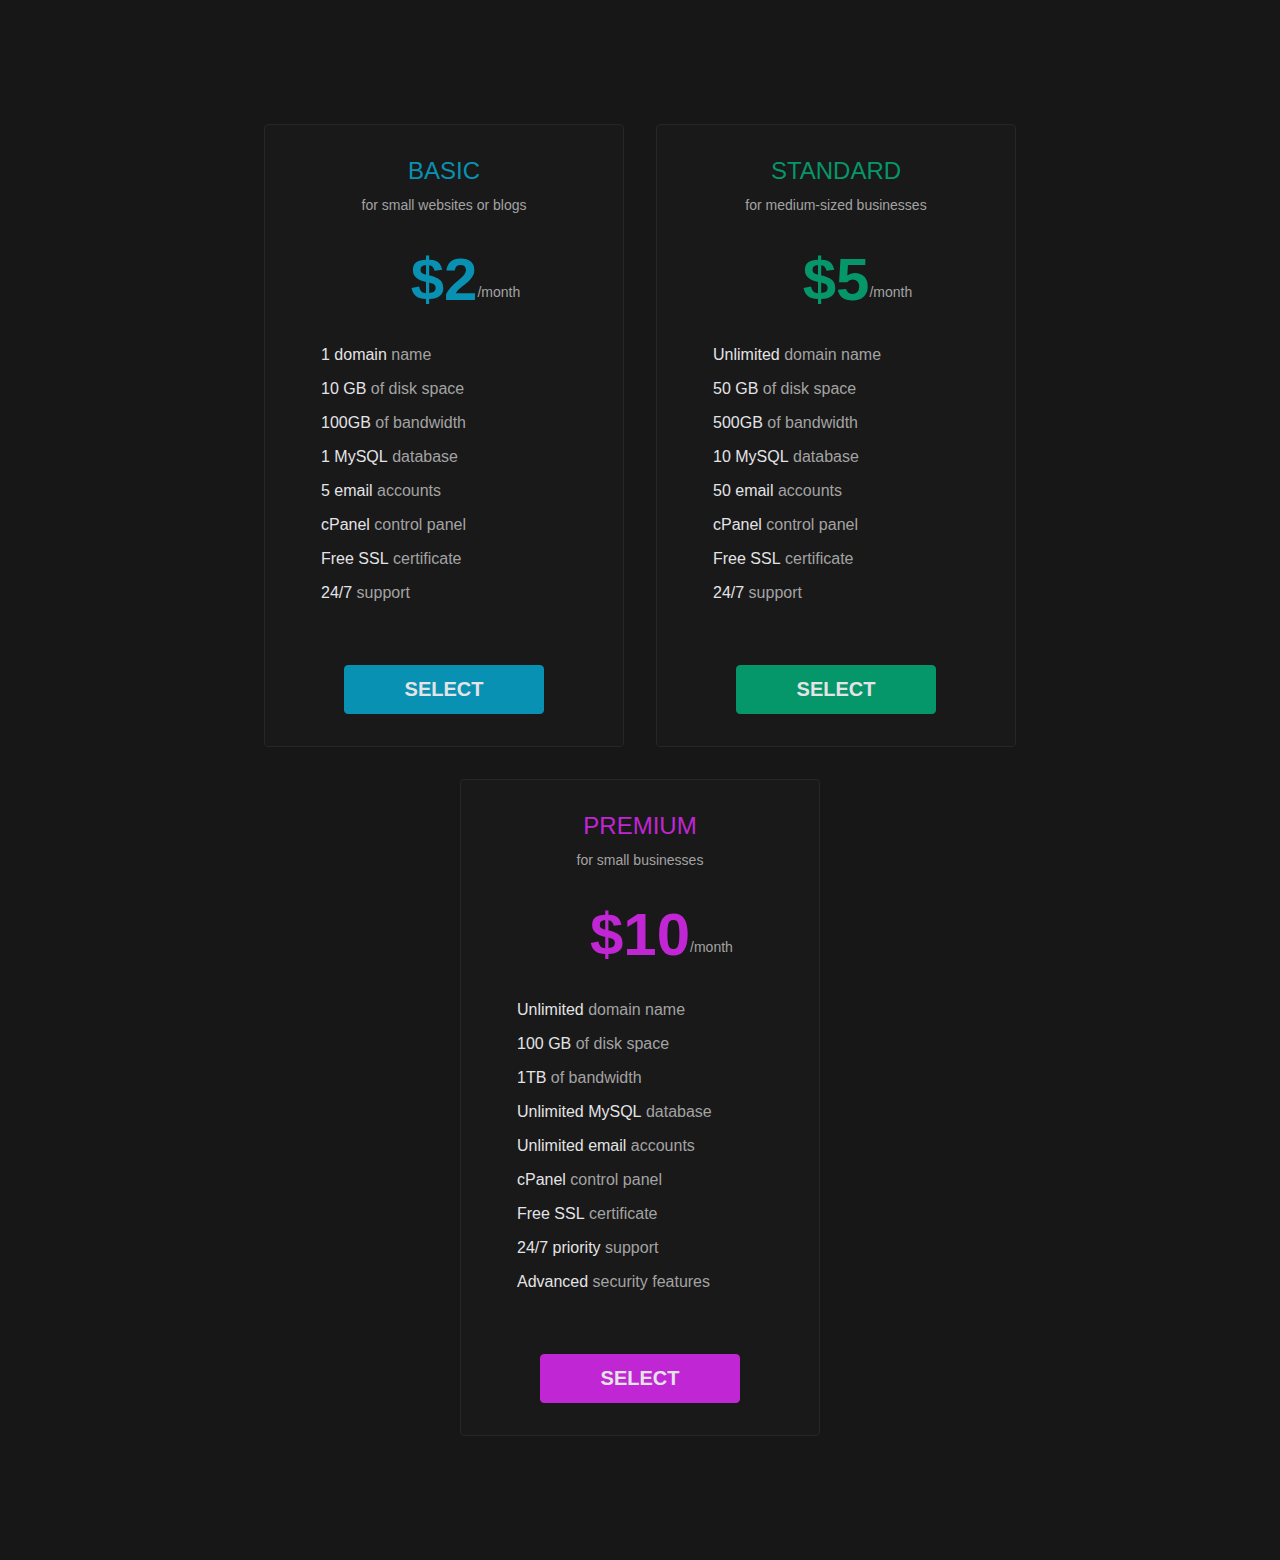
<file: Pricing Table/index.html>
<!DOCTYPE html>
<html lang="en">
<head>
    <meta charset="UTF-8">
    <meta name="viewport" content="width=device-width, initial-scale=1.0">
    <title>Pricing Table</title>
    <link rel="stylesheet" href="/Pricing Table/style.css"/>
</head>
<body>
    <div class="container">
          
    <section class="pricing-plans">
        <div class="pricing-card basic">
          <div class="heading">
            <h4>BASIC</h4>
            <p>for small websites or blogs</p>
          </div>
          <p class="price">
            $2
            <sub>/month</sub>
          </p>
          <ul class="features">
            <li>
              <i class="fa-solid fa-check"></i>
              <strong>1 domain</strong> name
            </li>
            <li>
              <i class="fa-solid fa-check"></i>
              <strong>10 GB</strong> of disk space
            </li>
            <li>
              <i class="fa-solid fa-check"></i>
              <strong>100GB </strong>of bandwidth
            </li>
            <li>
              <i class="fa-solid fa-check"></i>
              <strong>1 MySQL</strong> database
            </li>
            <li>
              <i class="fa-solid fa-check"></i>
              <strong>5 email</strong> accounts
            </li>
            <li>
              <i class="fa-solid fa-check"></i>
              <strong>cPanel</strong> control panel
            </li>
            <li>
              <i class="fa-solid fa-check"></i>
              <strong>Free SSL</strong> certificate
            </li>
            <li>
              <i class="fa-solid fa-check"></i>
              <strong>24/7</strong> support
            </li>
          </ul>
          <button class="cta-btn">SELECT</button>
        </div>
        <div class="pricing-card standard">
          <div class="heading">
            <h4>STANDARD</h4>
            <p>for medium-sized businesses</p>
          </div>
          <p class="price">
            $5
            <sub>/month</sub>
          </p>
          <ul class="features">
            <li>
              <i class="fa-solid fa-check"></i>
              <strong>Unlimited</strong> domain name
            </li>
            <li>
              <i class="fa-solid fa-check"></i>
              <strong>50 GB</strong> of disk space
            </li>
            <li>
              <i class="fa-solid fa-check"></i>
              <strong>500GB </strong>of bandwidth
            </li>
            <li>
              <i class="fa-solid fa-check"></i>
              <strong>10 MySQL</strong> database
            </li>
            <li>
              <i class="fa-solid fa-check"></i>
              <strong>50 email</strong> accounts
            </li>
            <li>
              <i class="fa-solid fa-check"></i>
              <strong>cPanel</strong> control panel
            </li>
            <li>
              <i class="fa-solid fa-check"></i>
              <strong>Free SSL</strong> certificate
            </li>
            <li>
              <i class="fa-solid fa-check"></i>
              <strong>24/7</strong> support
            </li>
          </ul>
          <button class="cta-btn">SELECT</button>
        </div>
        <div class="pricing-card premium">
          <div class="heading">
            <h4>PREMIUM</h4>
            <p>for small businesses</p>
          </div>
          <p class="price">
            $10
            <sub>/month</sub>
          </p>
          <ul class="features">
            <li>
              <i class="fa-solid fa-check"></i>
              <strong>Unlimited</strong> domain name
            </li>
            <li>
              <i class="fa-solid fa-check"></i>
              <strong>100 GB</strong> of disk space
            </li>
            <li>
              <i class="fa-solid fa-check"></i>
              <strong>1TB </strong>of bandwidth
            </li>
            <li>
              <i class="fa-solid fa-check"></i>
              <strong>Unlimited MySQL</strong> database
            </li>
            <li>
              <i class="fa-solid fa-check"></i>
              <strong>Unlimited email</strong> accounts
            </li>
            <li>
              <i class="fa-solid fa-check"></i>
              <strong>cPanel</strong> control panel
            </li>
            <li>
              <i class="fa-solid fa-check"></i>
              <strong>Free SSL</strong> certificate
            </li>
            <li>
              <i class="fa-solid fa-check"></i>
              <strong>24/7 priority</strong> support
            </li>
            <li>
              <i class="fa-solid fa-check"></i>
              <strong>Advanced</strong> security features
            </li>
          </ul>
          <button class="cta-btn">SELECT</button>
        </div>
      </section>

   

<div class="confetti"></div>
<div class="confetti"></div>
<div class="confetti"></div>
<div class="confetti"></div>
<div class="confetti"></div>
<div class="confetti"></div>
<div class="confetti"></div>
<div class="confetti"></div>
<div class="confetti"></div>
<div class="confetti"></div>

<div class="confetti"></div>
<div class="confetti"></div>
<div class="confetti"></div>
<div class="confetti"></div>
<div class="confetti"></div>
<div class="confetti"></div>
<div class="confetti"></div>
<div class="confetti"></div>
<div class="confetti"></div>
<div class="confetti"></div>

<div class="confetti"></div>
<div class="confetti"></div>
<div class="confetti"></div>
<div class="confetti"></div>
<div class="confetti"></div>
<div class="confetti"></div>
<div class="confetti"></div>
<div class="confetti"></div>
<div class="confetti"></div>
<div class="confetti"></div>

<div class="confetti"></div>
<div class="confetti"></div>
<div class="confetti"></div>
<div class="confetti"></div>
<div class="confetti"></div>
<div class="confetti"></div>
<div class="confetti"></div>
<div class="confetti"></div>
<div class="confetti"></div>
<div class="confetti"></div>

</div>

</body>
</html>
</file>
<file: Pricing Table/style.css>
* {
    margin: 0;
    padding: 0;
    box-sizing: border-box;
    list-style: none;
    font-family: "Open Sans", sans-serif;
  }

  body {
    display: grid;
    place-items: center;
    min-height: 100vh;
    background-color: #171717;
  }
  .pricing-plans {
    gap: 32px;
    display: flex;
    flex-wrap: wrap;
    flex-direction: row;
    justify-content: center;
    width: 100%;
    padding: 64px;
  }
  
  .pricing-card {
    --col: #e4e4e7;
    position: relative;
    min-width: 360px;
    padding: 32px;
    padding-bottom: 96px;
    border-radius: 4px;
    border: 1px solid #262626;
    background-color: #26262620;
    box-shadow: 0 0 32px transparent;
    text-align: center;
  }
  
  .pricing-card.basic {
    --col: #0891b2;
  }
  
  .pricing-card.standard {
    --col: #059669;
  }
  
  .pricing-card.premium {
    --col: #c026d3;
  }
  
  .pricing-card:hover {
    border-color: var(--col);
    background-color: #26262680;
    box-shadow: 0 0 32px #171717;
    transform: translateY(-16px) scale(1.02);
    transition: all 0.5s ease;
  }
  
  .pricing-card > *:not(:last-child) {
    margin-bottom: 32px;
  }
  
  .pricing-card .heading h4 {
    padding-bottom: 12px;
    color: var(--col);
    font-size: 24px;
    font-weight: normal;
  }
  
  .pricing-card .heading p {
    color: #a3a3a3;
    font-size: 14px;
    font-weight: lighter;
  }
  
  .pricing-card .price {
    position: relative;
    color: var(--col);
    font-size: 60px;
    font-weight: bold;
  }
  
  .pricing-card .price sub {
    position: absolute;
    bottom: 14px;
    color: #a3a3a3;
    font-size: 14px;
    font-weight: lighter;
  }
  
  .pricing-card .features li {
    padding-bottom: 16px;
    color: #a3a3a3;
    font-size: 16px;
    font-weight: lighter;
    text-align: left;
  }
  
  .pricing-card .features li i,
  .pricing-card .features li strong {
    color: #e4e4e7;
    font-size: 16px;
    text-align: left;
  }
  
  .pricing-card .features li strong {
    padding-left: 24px;
  }
  
  .pricing-card .cta-btn {
    position: absolute;
    bottom: 32px;
    left: 50%;
    transform: translateX(-50%);
    width: 200px;
    padding: 12px;
    border-radius: 4px;
    border: 1px solid var(--col);
    background-color: var(--col);
    color: #e4e4e7;
    font-size: 20px;
    font-weight: bold;
  }
  
  .pricing-card .cta-btn:active {
    background-color: transparent;
    color: var(--col);
    transition: all 0.3s ease;
  }


  /* Animation start */

  .container {
	min-height: 100vh;
	overflow: hidden;
	padding: 60px;
	position: relative;
	width: 100%;
	}

.confetti {
	position: absolute;
	display: flex;
	width: 10px;
	height: 25px;
	top: -100px;
	}

.confetti:nth-child(1) {
	background-color:#55476A;
	animation: fall 2.5s linear infinite;
	left: 10%;
	}

.confetti:nth-child(2) {
	background-color: #AE3D63;
	animation: fall 2.3s linear infinite .2s;
	left: 20%;
	}

.confetti:nth-child(3) {
	background-color:#DB3853;
	animation: fall 2.4s linear infinite .4s;
	left: 30%;
	}

.confetti:nth-child(4) {
	background-color: #F45C44;
	animation: fall 2.7s linear infinite .1s;
	left: 40%;
	}

.confetti:nth-child(5) {
	background-color:#F8B663;
	animation: fall 2.6s linear infinite .7s;
	left: 50%;
	}

.confetti:nth-child(6) {
	background-color: #55476A;
	animation: fall 2.4s linear infinite .2s;
	left: 60%;
	}

.confetti:nth-child(7) {
	background-color: #AE3D63;
	animation: fall 2.1s linear infinite .7s;
	left: 70%;
	}

.confetti:nth-child(8) {
	background-color: #DB3853;
	animation: fall 2.4s linear infinite .9s;
	left: 80%;
	}

.confetti:nth-child(9) {
	background-color:#F45C44;
	animation: fall 2.9s linear infinite .9s;
	left: 90%;
	}

.confetti:nth-child(10) {
	background-color:#F8B663;
	animation: fall 2.2s linear infinite 1.1s;
	left: 100%;
	}

.confetti:nth-child(11) {
	background-color: #55476A;
	animation: fall2 2.5s linear infinite;
	left: 95%;
	}

.confetti:nth-child(12) {
	background-color: #AE3D63;
	animation: fall2 2.3s linear infinite 1.1s;
	left: 85%;
	}

.confetti:nth-child(13) {
	background-color: #DB3853;
	animation: fall2 2.4s linear infinite 1.2s;
	left: 75%;
	}

.confetti:nth-child(14) {
	background-color: #F45C44;
	animation: fall2 2.7s linear infinite 1.3s;
	left: 65%;
	}

.confetti:nth-child(15) {
	background-color:#F8B663;
	animation: fall2 2.6s linear infinite 1.4s;
	left: 55%;
	}

.confetti:nth-child(16) {
	background-color: #55476A;
	animation: fall2 2.4s linear infinite 1.5s;
	left: 45%;
	}

.confetti:nth-child(17) {
	background-color: #AE3D63;
	animation: fall2 2.1s linear infinite 1.6s;
	left: 35%;
	}

.confetti:nth-child(18) {
	background-color: #DB3853;
	animation: fall2 2.4s linear infinite 1.7s;
	left: 25%;
	}

.confetti:nth-child(19) {
	background-color: #F45C44;
	animation: fall2 2.9s linear infinite 1.8s;
	left: 15%;
	}

.confetti:nth-child(20) {
	background-color: #F8B663;
	animation: fall2 2.2s linear infinite 1.9s;
	left: 5%;
	}

.confetti:nth-child(21) {
	background-color:#55476A;
	animation: fall 2.5s linear infinite;
	left: 3%;
	}

.confetti:nth-child(22) {
	background-color: #AE3D63;
	animation: fall 2.3s linear infinite 1.3s;
	left: 13%;
	}

.confetti:nth-child(23) {
	background-color: #DB3853;
	animation: fall 2.4s linear infinite 1.4s;
	left: 23%;
	}

.confetti:nth-child(24) {
	background-color: #F45C44;
	animation: fall 2.7s linear infinite 1.5s;
	left: 33%;
	}

.confetti:nth-child(25) {
	background-color: #F8B663;
	animation: fall 2.6s linear infinite 1.6s;
	left: 43%;
	}

.confetti:nth-child(26) {
	background-color: #55476A;
	animation: fall 2.4s linear infinite 1.2s;
	left: 53%;
	}

.confetti:nth-child(27) {
	background-color: #AE3D63;
	animation: fall 2.1s linear infinite 1.7s;
	left: 63%;
	}

.confetti:nth-child(28) {
	background-color: #DB3853;
	animation: fall 2.4s linear infinite 1.8s;
	left: 73%;
	}

.confetti:nth-child(29) {
	background-color: #F45C44;
	animation: fall 2.9s linear infinite 1.9s;
	left: 83%;
	}

.confetti:nth-child(30) {
	background-color: #F8B663;
	animation: fall 2.2s linear infinite 1.1s;
	left: 93%;
	}

.confetti:nth-child(31) {
	background-color: #55476A;
	animation: fall2 2.2s linear infinite 1.1s;
	left: 7%;
	}

.confetti:nth-child(32) {
	background-color: #AE3D63;
	animation: fall2 2.9s linear infinite .9s;
	left: 17%;
	}

.confetti:nth-child(33) {
	background-color: #DB3853;
	animation: fall2 2.4s linear infinite .1s;
	left: 27%;
	}

.confetti:nth-child(34) {
	background-color: #F45C44;
	animation: fall2 2.1s linear infinite .7s;
	left: 37%;
	}

.confetti:nth-child(35) {
	background-color: #F8B663;
	animation: fall2 2.4s linear infinite .2s;
	left: 47%;
	}

.confetti:nth-child(36) {
	background-color: #55476A;
	animation: fall2 2.6s linear infinite .7s;
	left: 57%;
	}

.confetti:nth-child(37) {
	background-color: #AE3D63;
	animation: fall2 2.7s linear infinite .9s;
	left: 67%;
	}

.confetti:nth-child(38) {
	background-color: #DB3853;
	animation: fall2 2.4s linear infinite .4s;
	left: 77%;
	}

.confetti:nth-child(39) {
	background-color:#F45C44;
	animation: fall2 2.3s linear infinite .2s;
	left: 87%;
	}

.confetti:nth-child(40) {
	background-color: #F8B663;
	animation: fall2 2.5s linear infinite .3s;
	left: 97%;
	}

@keyframes fall {
	0% {top:-110px; transform: rotate(0deg) rotateY(-90deg); opacity:1;}
	100% {top:900px; transform: rotate(360deg) rotateY(180deg); opacity:0.7;}
}

@keyframes fall2 {
	0% {top:-110px; transform: rotate(0deg) rotateY(90deg); opacity:1;}
	100% {top:900px; transform: rotate(-360deg) rotateY(-180deg); opacity:0.5;}
}
</file>
